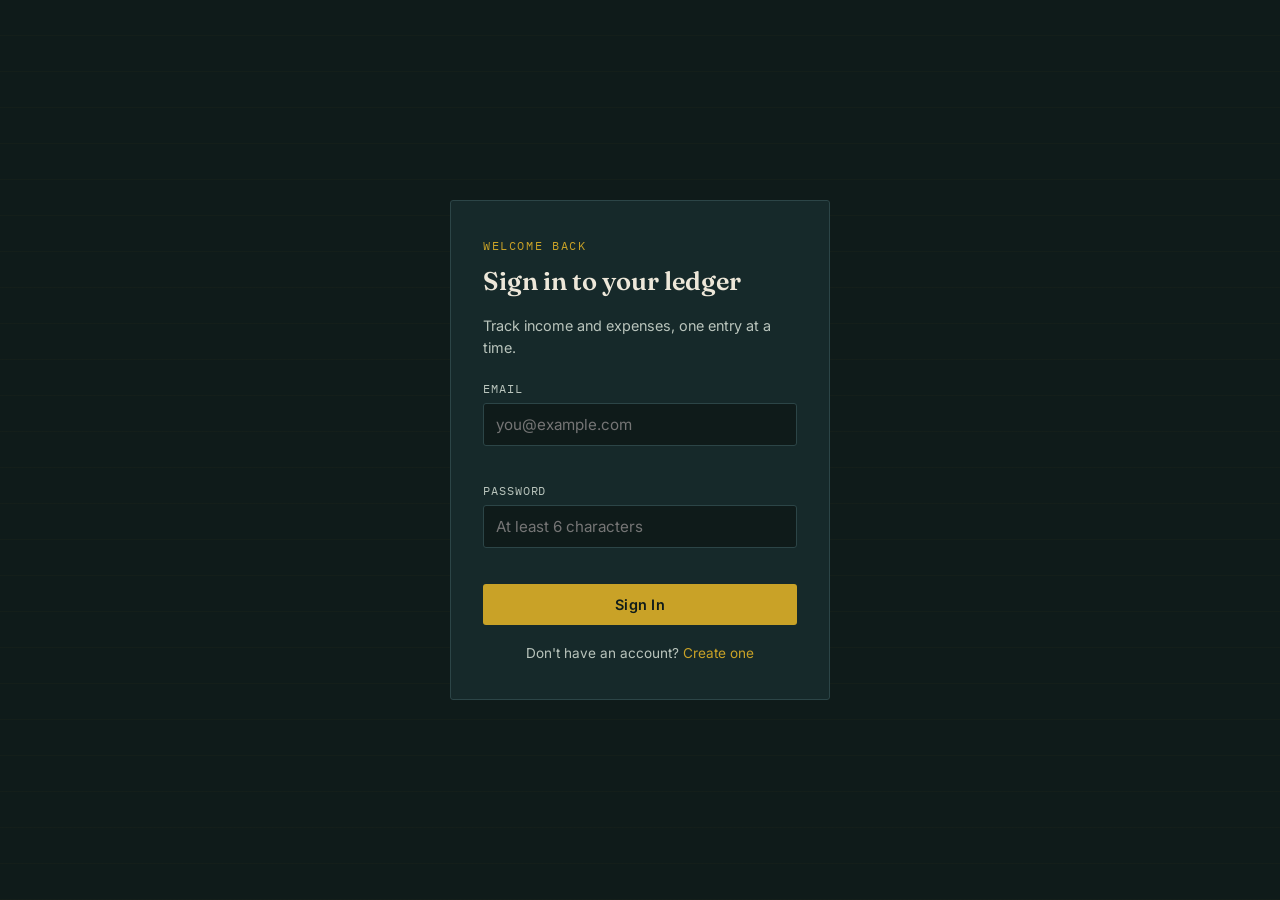
<file: index.html>
<!DOCTYPE html>
<html lang="en">
<head>
<meta charset="UTF-8">
<meta name="viewport" content="width=device-width, initial-scale=1.0">
<title>Ledger — Dashboard</title>
<link rel="preconnect" href="https://fonts.googleapis.com">
<link href="https://fonts.googleapis.com/css2?family=Fraunces:wght@500;600&family=IBM+Plex+Mono:wght@400;500&family=Inter:wght@400;500;600&display=swap" rel="stylesheet">
<link rel="stylesheet" href="style.css">
</head>
<body>

<div class="app">
  <nav class="rail" id="rail-mount"></nav>

  <main>
    <div class="page-head">
      <span class="eyebrow">Overview</span>
      <h1 id="greeting">Dashboard</h1>
      <p class="subtle" id="today"></p>
      <div class="rule"></div>
    </div>

    <div class="grid-stats">
      <div class="stat">
        <div class="stat-label">Balance</div>
        <div class="stat-value" id="stat-balance">—</div>
      </div>
      <div class="stat income">
        <div class="stat-label">Total Income</div>
        <div class="stat-value" id="stat-income">—</div>
      </div>
      <div class="stat expense">
        <div class="stat-label">Total Expenses</div>
        <div class="stat-value" id="stat-expense">—</div>
      </div>
    </div>

    <div class="two-col">
      <div class="card">
        <h2>Recent Entries</h2>
        <p class="subtle" style="margin-bottom:16px;">Your last 6 transactions.</p>
        <div id="recent-list"></div>
      </div>

      <div class="card">
        <h2>By Category</h2>
        <p class="subtle" style="margin-bottom:16px;">Where expenses are going this month.</p>
        <div id="category-list"></div>
      </div>
    </div>
  </main>
</div>

<script src="app.js"></script>
<script>
  const user = requireAuth();
  if (user) {
    renderRail("index.html");

    const now = new Date();
    document.getElementById("greeting").textContent = `Welcome back, ${user.name.split(" ")[0]}`;
    document.getElementById("today").textContent = now.toLocaleDateString("en-US", { weekday: "long", year: "numeric", month: "long", day: "numeric" });

    const txns = getTransactions(user.id);
    const income = txns.filter(t => t.type === "income").reduce((s, t) => s + Number(t.amount), 0);
    const expense = txns.filter(t => t.type === "expense").reduce((s, t) => s + Number(t.amount), 0);
    const balance = income - expense;

    document.getElementById("stat-balance").textContent = formatMoney(balance, user.currency);
    document.getElementById("stat-income").textContent = formatMoney(income, user.currency);
    document.getElementById("stat-expense").textContent = formatMoney(expense, user.currency);

    // recent entries
    const recentMount = document.getElementById("recent-list");
    const recent = txns.slice(0, 6);
    if (recent.length === 0) {
      recentMount.innerHTML = `<div class="empty-state"><span class="glyph">Ø</span>No entries yet.<br><a class="btn" style="margin-top:14px;display:inline-block;" href="add-transaction.html">Add your first transaction</a></div>`;
    } else {
      recentMount.innerHTML = `<table class="ledger-table">
        <thead><tr><th>Date</th><th>Category</th><th>Note</th><th style="text-align:right;">Amount</th></tr></thead>
        <tbody>
          ${recent.map(t => `
            <tr>
              <td>${formatDate(t.date)}</td>
              <td><span class="cat-pill">${t.category}</span></td>
              <td>${t.note ? t.note : "—"}</td>
              <td style="text-align:right;" class="${t.type === "income" ? "amt-income" : "amt-expense"}">
                ${t.type === "income" ? "+" : "−"}${formatMoney(t.amount, user.currency)}
              </td>
            </tr>`).join("")}
        </tbody>
      </table>`;
    }

    // category breakdown (expenses only)
    const catMount = document.getElementById("category-list");
    const byCat = {};
    txns.filter(t => t.type === "expense").forEach(t => {
      byCat[t.category] = (byCat[t.category] || 0) + Number(t.amount);
    });
    const catEntries = Object.entries(byCat).sort((a, b) => b[1] - a[1]);
    if (catEntries.length === 0) {
      catMount.innerHTML = `<div class="empty-state"><span class="glyph">Ø</span>No expenses recorded yet.</div>`;
    } else {
      const max = catEntries[0][1];
      catMount.innerHTML = catEntries.map(([cat, amt]) => `
        <div style="margin-bottom:14px;">
          <div style="display:flex;justify-content:space-between;font-family:var(--font-mono);font-size:0.82rem;margin-bottom:5px;">
            <span>${cat}</span><span>${formatMoney(amt, user.currency)}</span>
          </div>
          <div style="height:6px;background:var(--rule);border-radius:3px;overflow:hidden;">
            <div style="height:100%;width:${(amt / max) * 100}%;background:var(--gold);"></div>
          </div>
        </div>
      `).join("");
    }
  }
</script>
</body>
</html>
</file>
<file: style.css>
/* =========================================================
   LEDGER — Personal Finance Tracker
   Design tokens
   ========================================================= */
:root {
  --ink:        #0F1B1A;
  --surface:    #16292A;
  --surface-2:  #1C3234;
  --rule:       #2C4547;
  --paper:      #EDE7D9;
  --paper-dim:  #B9C4BC;
  --gold:       #C9A227;
  --gold-dim:   #8A7220;
  --income:     #5FB79A;
  --expense:    #C1594F;
  --radius:     3px;

  --font-display: "Fraunces", Georgia, serif;
  --font-mono:    "IBM Plex Mono", "Courier New", monospace;
  --font-body:    "Inter", -apple-system, sans-serif;
}

/* using Google Fonts import below */

* { box-sizing: border-box; }
html { scroll-behavior: smooth; }

body {
  margin: 0;
  min-height: 100vh;
  background:
    repeating-linear-gradient(
      to bottom,
      transparent 0px,
      transparent 35px,
      rgba(201,162,39,0.05) 36px
    ),
    var(--ink);
  color: var(--paper);
  font-family: var(--font-body);
  line-height: 1.5;
}

a { color: inherit; }

/* ---------- Layout shell ---------- */
.app {
  display: flex;
  min-height: 100vh;
}

.rail {
  width: 220px;
  flex-shrink: 0;
  background: var(--surface);
  border-right: 1px solid var(--rule);
  padding: 28px 20px;
  display: flex;
  flex-direction: column;
  gap: 6px;
}

.rail-brand {
  font-family: var(--font-display);
  font-size: 1.5rem;
  font-weight: 600;
  letter-spacing: 0.02em;
  color: var(--gold);
  margin-bottom: 28px;
  display: flex;
  align-items: baseline;
  gap: 6px;
}
.rail-brand span {
  font-family: var(--font-mono);
  font-size: 0.65rem;
  color: var(--paper-dim);
  letter-spacing: 0.15em;
}

.rail-link {
  display: flex;
  align-items: center;
  gap: 10px;
  padding: 10px 12px;
  border-radius: var(--radius);
  text-decoration: none;
  color: var(--paper-dim);
  font-size: 0.92rem;
  border-left: 2px solid transparent;
  transition: background 0.15s, color 0.15s, border-color 0.15s;
}
.rail-link:hover { background: var(--surface-2); color: var(--paper); }
.rail-link.active {
  color: var(--gold);
  border-left-color: var(--gold);
  background: var(--surface-2);
}
.rail-num {
  font-family: var(--font-mono);
  font-size: 0.7rem;
  color: var(--gold-dim);
  width: 18px;
}

.rail-footer {
  margin-top: auto;
  padding-top: 16px;
  border-top: 1px solid var(--rule);
  font-family: var(--font-mono);
  font-size: 0.72rem;
  color: var(--paper-dim);
}
.rail-footer button {
  margin-top: 10px;
  width: 100%;
}

main {
  flex: 1;
  padding: 40px 48px;
  max-width: 1100px;
}

/* ---------- Type ---------- */
h1, h2, h3 { font-family: var(--font-display); font-weight: 600; margin: 0 0 6px; }
h1 { font-size: 2rem; }
h2 { font-size: 1.3rem; }
h3 { font-size: 1.05rem; }

.eyebrow {
  font-family: var(--font-mono);
  font-size: 0.72rem;
  letter-spacing: 0.14em;
  text-transform: uppercase;
  color: var(--gold);
  margin-bottom: 8px;
  display: block;
}

.subtle { color: var(--paper-dim); font-size: 0.9rem; }

.page-head { margin-bottom: 32px; }
.page-head .rule {
  height: 1px;
  background: linear-gradient(to right, var(--gold-dim), transparent);
  margin-top: 16px;
}

/* ---------- Cards / ledger blocks ---------- */
.card {
  background: var(--surface);
  border: 1px solid var(--rule);
  border-radius: var(--radius);
  padding: 22px 24px;
}

.grid-stats {
  display: grid;
  grid-template-columns: repeat(3, 1fr);
  gap: 16px;
  margin-bottom: 28px;
}

.stat {
  background: var(--surface);
  border: 1px solid var(--rule);
  border-radius: var(--radius);
  padding: 20px;
  position: relative;
  overflow: hidden;
}
.stat::before {
  content: "";
  position: absolute;
  top: 0; left: 0; bottom: 0;
  width: 3px;
  background: var(--gold-dim);
}
.stat.income::before { background: var(--income); }
.stat.expense::before { background: var(--expense); }

.stat-label {
  font-family: var(--font-mono);
  font-size: 0.7rem;
  letter-spacing: 0.1em;
  text-transform: uppercase;
  color: var(--paper-dim);
}
.stat-value {
  font-family: var(--font-mono);
  font-size: 1.9rem;
  margin-top: 6px;
  font-variant-numeric: tabular-nums;
}
.stat.income .stat-value { color: var(--income); }
.stat.expense .stat-value { color: var(--expense); }

/* ---------- Forms ---------- */
.form-grid {
  display: grid;
  gap: 18px;
  max-width: 480px;
}
label {
  display: block;
  font-family: var(--font-mono);
  font-size: 0.72rem;
  letter-spacing: 0.08em;
  text-transform: uppercase;
  color: var(--paper-dim);
  margin-bottom: 6px;
}
input, select, textarea {
  width: 100%;
  background: var(--ink);
  border: 1px solid var(--rule);
  border-radius: var(--radius);
  padding: 11px 12px;
  color: var(--paper);
  font-family: var(--font-body);
  font-size: 0.95rem;
}
input:focus, select:focus, textarea:focus {
  outline: none;
  border-color: var(--gold);
  box-shadow: 0 0 0 3px rgba(201,162,39,0.15);
}
.field-error {
  color: var(--expense);
  font-size: 0.78rem;
  margin-top: 5px;
  min-height: 1em;
  font-family: var(--font-mono);
}
.toggle-row {
  display: flex;
  gap: 10px;
}
.toggle-row button {
  flex: 1;
}
.type-btn {
  padding: 10px;
  border-radius: var(--radius);
  border: 1px solid var(--rule);
  background: var(--ink);
  color: var(--paper-dim);
  cursor: pointer;
  font-family: var(--font-mono);
  font-size: 0.82rem;
  letter-spacing: 0.05em;
  text-transform: uppercase;
}
.type-btn.selected.income { border-color: var(--income); color: var(--income); background: rgba(95,183,154,0.08); }
.type-btn.selected.expense { border-color: var(--expense); color: var(--expense); background: rgba(193,89,79,0.08); }

/* ---------- Buttons ---------- */
button {
  font-family: var(--font-body);
  font-size: 0.9rem;
  cursor: pointer;
}
.btn {
  display: inline-block;
  background: var(--gold);
  color: var(--ink);
  border: none;
  padding: 12px 22px;
  border-radius: var(--radius);
  font-weight: 600;
  letter-spacing: 0.02em;
  transition: transform 0.1s, background 0.15s;
}
.btn:hover { background: #dab438; }
.btn:active { transform: translateY(1px); }
.btn-ghost {
  background: transparent;
  color: var(--paper-dim);
  border: 1px solid var(--rule);
  padding: 11px 20px;
  border-radius: var(--radius);
}
.btn-ghost:hover { color: var(--paper); border-color: var(--paper-dim); }
.btn-danger {
  background: transparent;
  color: var(--expense);
  border: 1px solid var(--expense);
  padding: 6px 12px;
  border-radius: var(--radius);
  font-size: 0.78rem;
}
.btn-row { display: flex; gap: 12px; margin-top: 6px; }
a.btn{
  text-decoration: none;
}

/* ---------- Table (ledger rows) ---------- */
.ledger-table {
  width: 100%;
  border-collapse: collapse;
  font-family: var(--font-mono);
  font-size: 0.85rem;
}
.ledger-table th {
  text-align: left;
  font-size: 0.68rem;
  letter-spacing: 0.1em;
  text-transform: uppercase;
  color: var(--gold-dim);
  border-bottom: 1px solid var(--rule);
  padding: 10px 8px;
}
.ledger-table td {
  padding: 12px 8px;
  border-bottom: 1px solid var(--rule);
  color: var(--paper);
}
.ledger-table tr:hover td { background: var(--surface-2); }
.amt-income { color: var(--income); }
.amt-expense { color: var(--expense); }
.cat-pill {
  display: inline-block;
  padding: 2px 8px;
  border-radius: 20px;
  border: 1px solid var(--rule);
  font-size: 0.72rem;
  color: var(--paper-dim);
}
.filters {
  display: flex;
  gap: 12px;
  margin-bottom: 18px;
  flex-wrap: wrap;
}
.filters select, .filters input { width: auto; min-width: 140px; }

/* ---------- Misc ---------- */
.empty-state {
  text-align: center;
  padding: 60px 20px;
  color: var(--paper-dim);
  text-decoration: none;
}
.empty-state .glyph {
  font-family: var(--font-display);
  font-size: 2.4rem;
  color: var(--gold-dim);
  display: block;
  margin-bottom: 10px;
}
.chart-card { padding: 24px; }
.chart-wrap { max-height: 320px; }
.two-col { display: grid; grid-template-columns: 1.3fr 1fr; gap: 20px; }

.toast {
  position: fixed;
  bottom: 24px;
  right: 24px;
  background: var(--surface-2);
  border: 1px solid var(--gold-dim);
  padding: 12px 18px;
  border-radius: var(--radius);
  font-family: var(--font-mono);
  font-size: 0.82rem;
  opacity: 0;
  transform: translateY(8px);
  transition: opacity 0.25s, transform 0.25s;
  pointer-events: none;
  z-index: 50;
}
.toast.show { opacity: 1; transform: translateY(0); }

.auth-wrap {
  min-height: 100vh;
  display: flex;
  align-items: center;
  justify-content: center;
  background:
    repeating-linear-gradient(to bottom, transparent 0px, transparent 35px, rgba(201,162,39,0.05) 36px),
    var(--ink);
}
.auth-card {
  width: 380px;
  background: var(--surface);
  border: 1px solid var(--rule);
  border-radius: var(--radius);
  padding: 36px 32px;
}
.auth-card h1 { font-size: 1.6rem; }
.auth-switch { margin-top: 18px; font-size: 0.85rem; color: var(--paper-dim); text-align: center; }
.auth-switch a { color: var(--gold); text-decoration: none; }

@media (max-width: 780px) {
  .app { flex-direction: column; }
  .rail { width: 100%; flex-direction: row; overflow-x: auto; padding: 14px; align-items: center; }
  .rail-brand { margin-bottom: 0; }
  .rail-footer { display: none; }
  main { padding: 24px; }
  .grid-stats { grid-template-columns: 1fr; }
  .two-col { grid-template-columns: 1fr; }
}

:focus-visible {
  outline: 2px solid var(--gold);
  outline-offset: 2px;
}

@media (prefers-reduced-motion: reduce) {
  * { transition: none !important; scroll-behavior: auto !important; }
}
</file>
